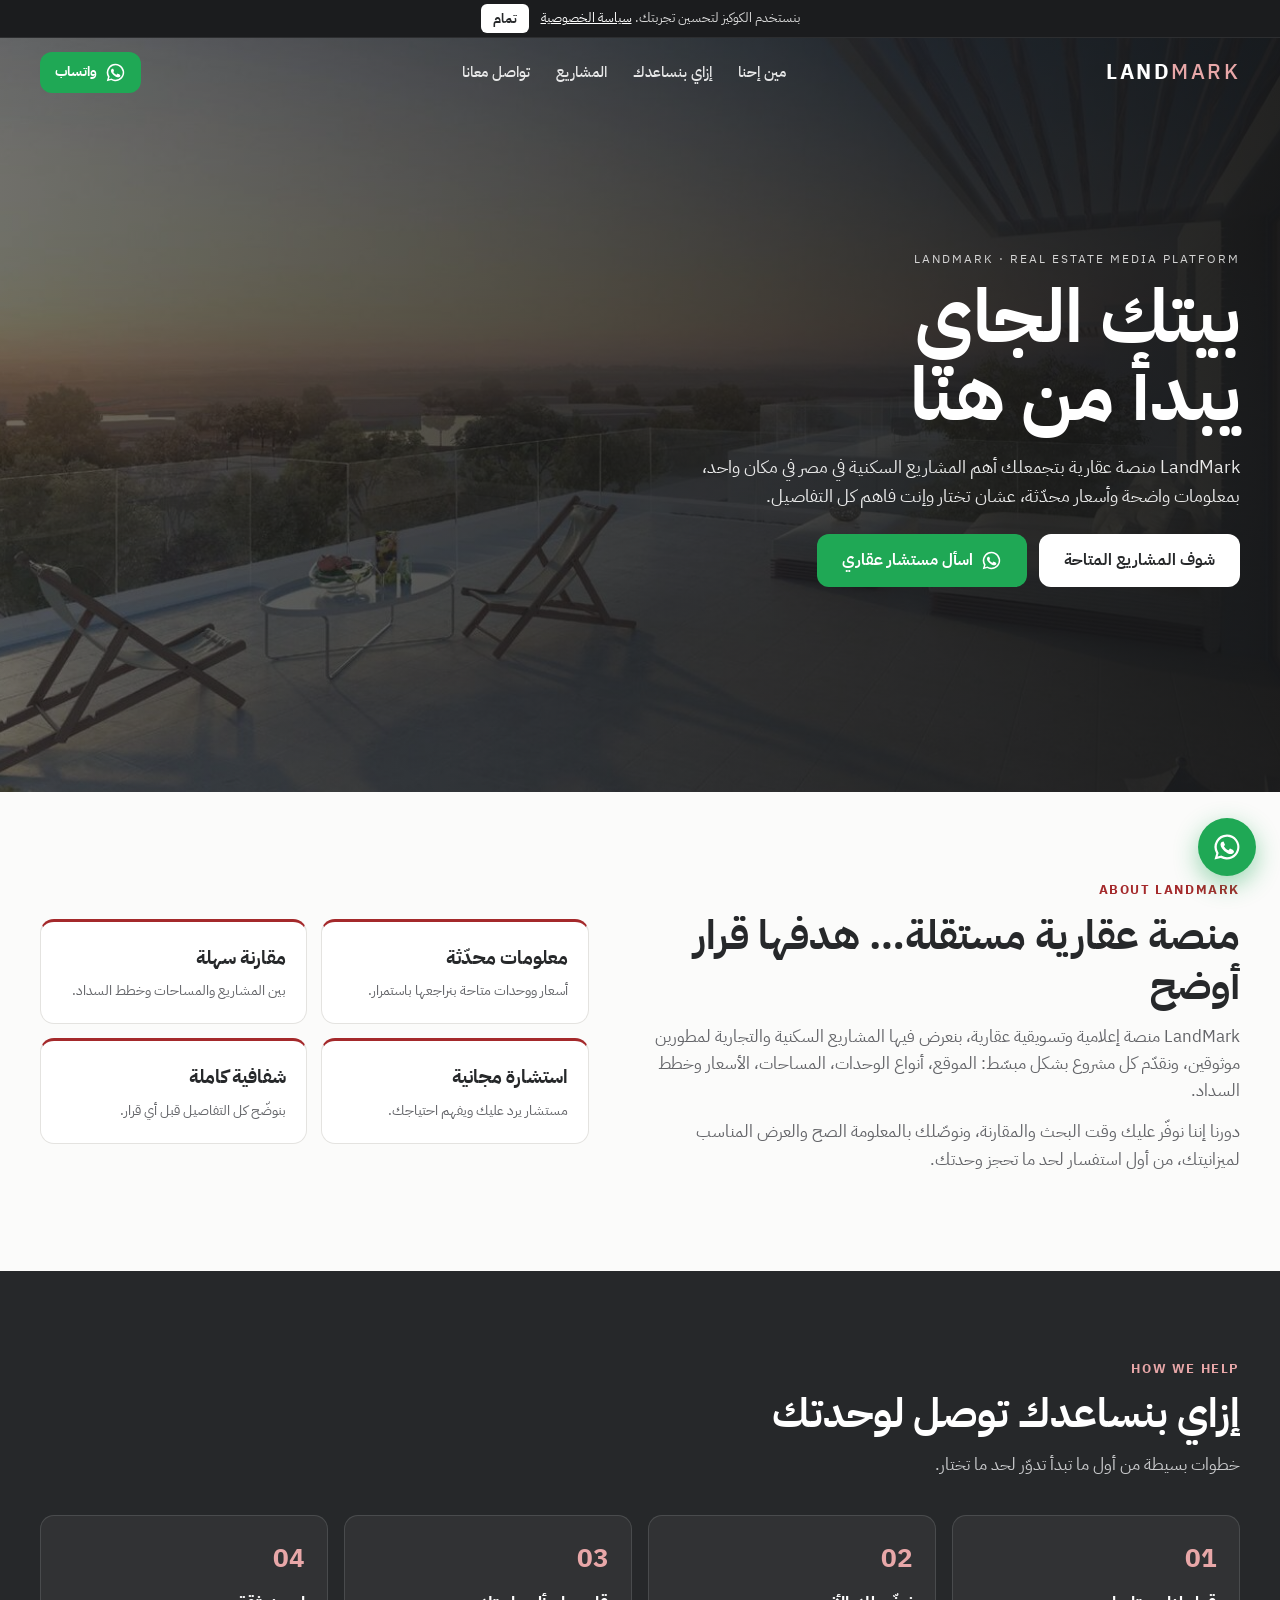
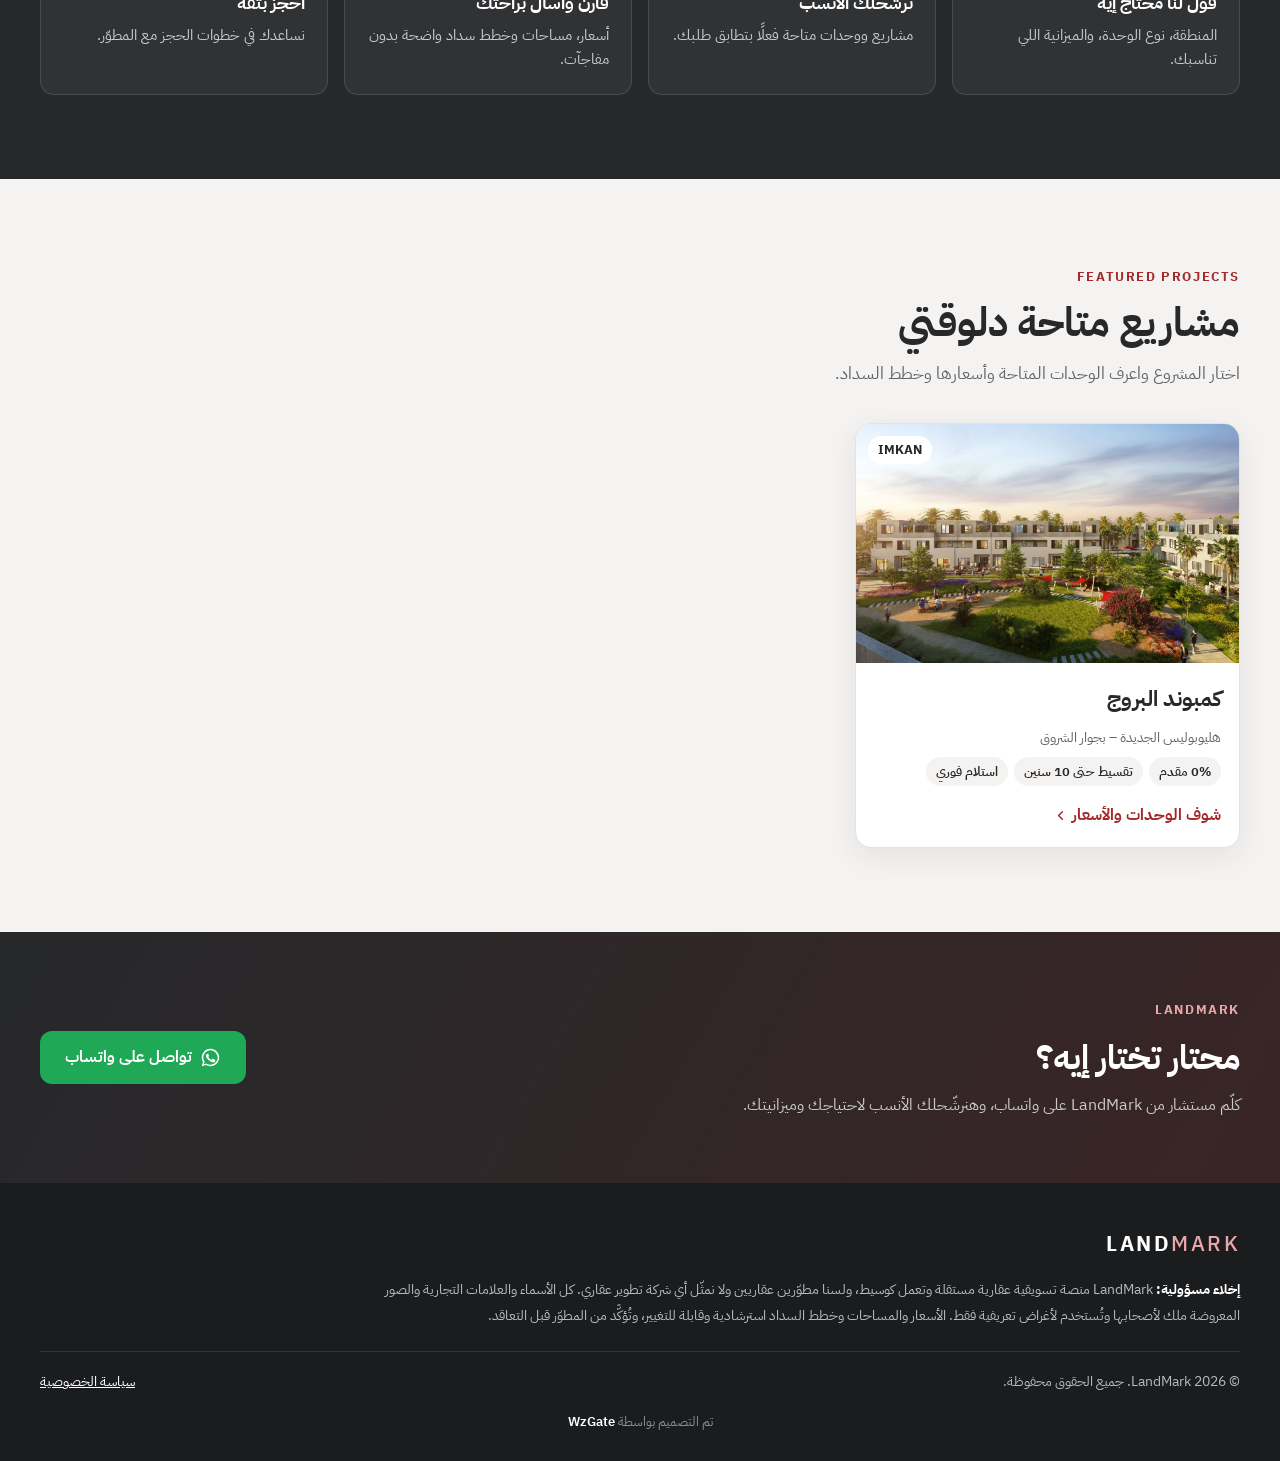
<file: index.html>
<!DOCTYPE html>
<html lang="ar" dir="rtl">
<head>
  <meta charset="UTF-8">
  <meta name="viewport" content="width=device-width, initial-scale=1">
  <title>LandMark | منصة عقارية لاختيار وحدتك في أفضل مشاريع مصر</title>
  <meta name="description" content="LandMark منصة إعلامية وتسويقية عقارية مستقلة، بتعرض لك المشاريع السكنية لكبار المطورين في مصر بمعلومات واضحة ومحدّثة، وتساعدك تختار الوحدة وخطة السداد المناسبة.">
  <meta name="theme-color" content="#26282A">
  <link rel="preconnect" href="https://fonts.googleapis.com">
  <link rel="preconnect" href="https://fonts.gstatic.com" crossorigin>
  <link href="https://fonts.googleapis.com/css2?family=IBM+Plex+Sans+Arabic:wght@400;500;600;700&display=swap" rel="stylesheet">
  <link rel="stylesheet" href="assets/css/style.css">
</head>
<body>

  <header class="site-header" id="top">
    <div class="container site-header__inner">
      <a href="index.html" class="logo" aria-label="LandMark">LAND<span>MARK</span></a>
      <nav class="site-nav" aria-label="أقسام الصفحة">
        <a href="#about">مين إحنا</a>
        <a href="#how">إزاي بنساعدك</a>
        <a href="#projects">المشاريع</a>
        <a href="#contact">تواصل معانا</a>
      </nav>
      <a class="btn btn--wa btn--sm" data-wa data-conv="whatsapp" href="#" target="_blank" rel="noopener">
        <svg viewBox="0 0 24 24" aria-hidden="true"><use href="#i-wa"/></svg><span>واتساب</span>
      </a>
    </div>
  </header>

  <main>
    <!-- ===== HERO ===== -->
    <section class="home-hero">
      <img class="hero__bg" src="assets/img/gallery/alburouj-17.jpg" alt="" aria-hidden="true">
      <div class="container hero__content">
        <span class="hero__eyebrow">LANDMARK · REAL ESTATE MEDIA PLATFORM</span>
        <h1 class="hero__title">بيتك الجاي<br>يبدأ من هنا</h1>
        <p class="hero__lead" style="margin-top:18px">LandMark منصة عقارية بتجمعلك أهم المشاريع السكنية في مصر في مكان واحد، بمعلومات واضحة وأسعار محدّثة، عشان تختار وإنت فاهم كل التفاصيل.</p>
        <div class="hero__ctas">
          <a class="btn btn--light btn--lg" href="#projects">شوف المشاريع المتاحة</a>
          <a class="btn btn--wa btn--lg" data-wa data-conv="whatsapp" href="#" target="_blank" rel="noopener">
            <svg viewBox="0 0 24 24" aria-hidden="true"><use href="#i-wa"/></svg>اسأل مستشار عقاري
          </a>
        </div>
      </div>
    </section>

    <!-- ===== ABOUT ===== -->
    <section class="section" id="about">
      <div class="container about__grid">
        <div class="about__text">
          <span class="section__eyebrow">ABOUT LANDMARK</span>
          <h2 class="section__title">منصة عقارية مستقلة… هدفها قرار أوضح</h2>
          <p>LandMark منصة إعلامية وتسويقية عقارية، بنعرض فيها المشاريع السكنية والتجارية لمطورين موثوقين، ونقدّم كل مشروع بشكل مبسّط: الموقع، أنواع الوحدات، المساحات، الأسعار وخطط السداد.</p>
          <p>دورنا إننا نوفّر عليك وقت البحث والمقارنة، ونوصّلك بالمعلومة الصح والعرض المناسب لميزانيتك، من أول استفسار لحد ما تحجز وحدتك.</p>
        </div>
        <div class="about__stats">
          <div class="about__stat"><b>معلومات محدّثة</b><span>أسعار ووحدات متاحة بنراجعها باستمرار.</span></div>
          <div class="about__stat"><b>مقارنة سهلة</b><span>بين المشاريع والمساحات وخطط السداد.</span></div>
          <div class="about__stat"><b>استشارة مجانية</b><span>مستشار يرد عليك ويفهم احتياجك.</span></div>
          <div class="about__stat"><b>شفافية كاملة</b><span>بنوضّح كل التفاصيل قبل أي قرار.</span></div>
        </div>
      </div>
    </section>

    <!-- ===== HOW ===== -->
    <section class="section section--dark" id="how">
      <div class="container">
        <span class="section__eyebrow">HOW WE HELP</span>
        <h2 class="section__title">إزاي بنساعدك توصل لوحدتك</h2>
        <p class="section__lead">خطوات بسيطة من أول ما تبدأ تدوّر لحد ما تختار.</p>
        <div class="steps">
          <article class="step"><h3>قول لنا محتاج إيه</h3><p>المنطقة، نوع الوحدة، والميزانية اللي تناسبك.</p></article>
          <article class="step"><h3>نرشّحلك الأنسب</h3><p>مشاريع ووحدات متاحة فعلًا بتطابق طلبك.</p></article>
          <article class="step"><h3>قارن واسأل براحتك</h3><p>أسعار، مساحات وخطط سداد واضحة بدون مفاجآت.</p></article>
          <article class="step"><h3>احجز بثقة</h3><p>نساعدك في خطوات الحجز مع المطوّر.</p></article>
        </div>
      </div>
    </section>

    <!-- ===== PROJECTS ===== -->
    <section class="section section--soft" id="projects">
      <div class="container">
        <span class="section__eyebrow">FEATURED PROJECTS</span>
        <h2 class="section__title">مشاريع متاحة دلوقتي</h2>
        <p class="section__lead">اختار المشروع واعرف الوحدات المتاحة وأسعارها وخطط السداد.</p>
        <div class="projects__grid">
          <a class="project-card" href="alburouj.html">
            <div class="project-card__media">
              <img src="assets/img/gallery/alburouj-05.jpg" alt="كمبوند البروج" loading="lazy">
              <span class="project-card__dev">IMKAN</span>
            </div>
            <div class="project-card__body">
              <h3>كمبوند البروج</h3>
              <span class="project-card__loc">هليوبوليس الجديدة – بجوار الشروق</span>
              <div class="project-card__tags"><span>0% مقدم</span><span>تقسيط حتى 10 سنين</span><span>استلام فوري</span></div>
              <span class="project-card__more">شوف الوحدات والأسعار
                <svg class="d-label__arrow" viewBox="0 0 24 24" aria-hidden="true"><path d="M15 6l-6 6 6 6"/></svg>
              </span>
            </div>
          </a>
        </div>
      </div>
    </section>

    <!-- ===== CTA ===== -->
    <section class="cta-band" id="contact">
      <div class="container cta-band__inner">
        <div>
          <span class="section__eyebrow">LANDMARK</span>
          <h2>محتار تختار إيه؟</h2>
          <p>كلّم مستشار من LandMark على واتساب، وهنرشّحلك الأنسب لاحتياجك وميزانيتك.</p>
        </div>
        <div class="cta-band__actions">
          <a class="btn btn--wa btn--lg" data-wa data-conv="whatsapp" href="#" target="_blank" rel="noopener">
            <svg viewBox="0 0 24 24" aria-hidden="true"><use href="#i-wa"/></svg>تواصل على واتساب
          </a>
        </div>
      </div>
    </section>
  </main>

  <footer class="site-footer">
    <div class="container">
      <a href="index.html" class="logo logo--footer" aria-label="LandMark">LAND<span>MARK</span></a>
      <p class="site-footer__disclaimer">
        <b>إخلاء مسؤولية:</b> LandMark منصة تسويقية عقارية مستقلة وتعمل كوسيط، ولسنا مطوّرين عقاريين ولا نمثّل أي شركة تطوير عقاري.
        كل الأسماء والعلامات التجارية والصور المعروضة ملك لأصحابها وتُستخدم لأغراض تعريفية فقط.
        الأسعار والمساحات وخطط السداد استرشادية وقابلة للتغيير، وتُؤكَّد من المطوّر قبل التعاقد.
      </p>
      <div class="site-footer__bottom">
        <span>© <span id="year"></span> LandMark. جميع الحقوق محفوظة.</span>
        <a href="privacy-policy.html">سياسة الخصوصية</a>
        <span class="credit">تم التصميم بواسطة <a href="https://www.wzgate.com" target="_blank" rel="noopener">WzGate</a></span>
      </div>
    </div>
  </footer>

  <div class="mbar" style="grid-template-columns:1fr">
    <a class="btn btn--wa" data-wa data-conv="whatsapp" href="#" target="_blank" rel="noopener">
      <svg viewBox="0 0 24 24" aria-hidden="true"><use href="#i-wa"/></svg>تواصل على واتساب
    </a>
  </div>
  <a class="wa-float" data-wa data-conv="whatsapp" href="#" target="_blank" rel="noopener" aria-label="تواصل واتساب">
    <svg viewBox="0 0 24 24" aria-hidden="true"><use href="#i-wa"/></svg>
  </a>

  <div class="cookie" id="cookie" hidden>
    <span>بنستخدم الكوكيز لتحسين تجربتك. <a href="privacy-policy.html">سياسة الخصوصية</a></span>
    <button type="button" class="cookie__ok" data-cookie-ok>تمام</button>
  </div>

  <svg width="0" height="0" style="position:absolute" aria-hidden="true">
    <symbol id="i-wa" viewBox="0 0 24 24"><path fill="currentColor" d="M12 2a10 10 0 0 0-8.6 15.1L2 22l5-1.3A10 10 0 1 0 12 2Zm0 18.2a8.2 8.2 0 0 1-4.2-1.2l-.3-.2-3 .8.8-2.9-.2-.3A8.2 8.2 0 1 1 12 20.2Zm4.5-6.1c-.2-.1-1.5-.7-1.7-.8s-.4-.1-.6.1-.6.8-.8 1-.3.2-.5.1a6.7 6.7 0 0 1-3.3-2.9c-.2-.4.2-.4.7-1.3a.5.5 0 0 0 0-.4l-.8-1.8c-.2-.5-.4-.4-.6-.4h-.5a1 1 0 0 0-.7.3 3 3 0 0 0-.9 2.2 5.2 5.2 0 0 0 1.1 2.7 11.8 11.8 0 0 0 4.5 4c1.7.7 2.3.8 3.2.6a2.7 2.7 0 0 0 1.8-1.2 2.2 2.2 0 0 0 .1-1.2c0-.1-.2-.2-.5-.3Z"/></symbol>
  </svg>

  <script src="assets/js/data.js"></script>
  <script src="assets/js/main.js"></script>
</body>
</html>
</file>
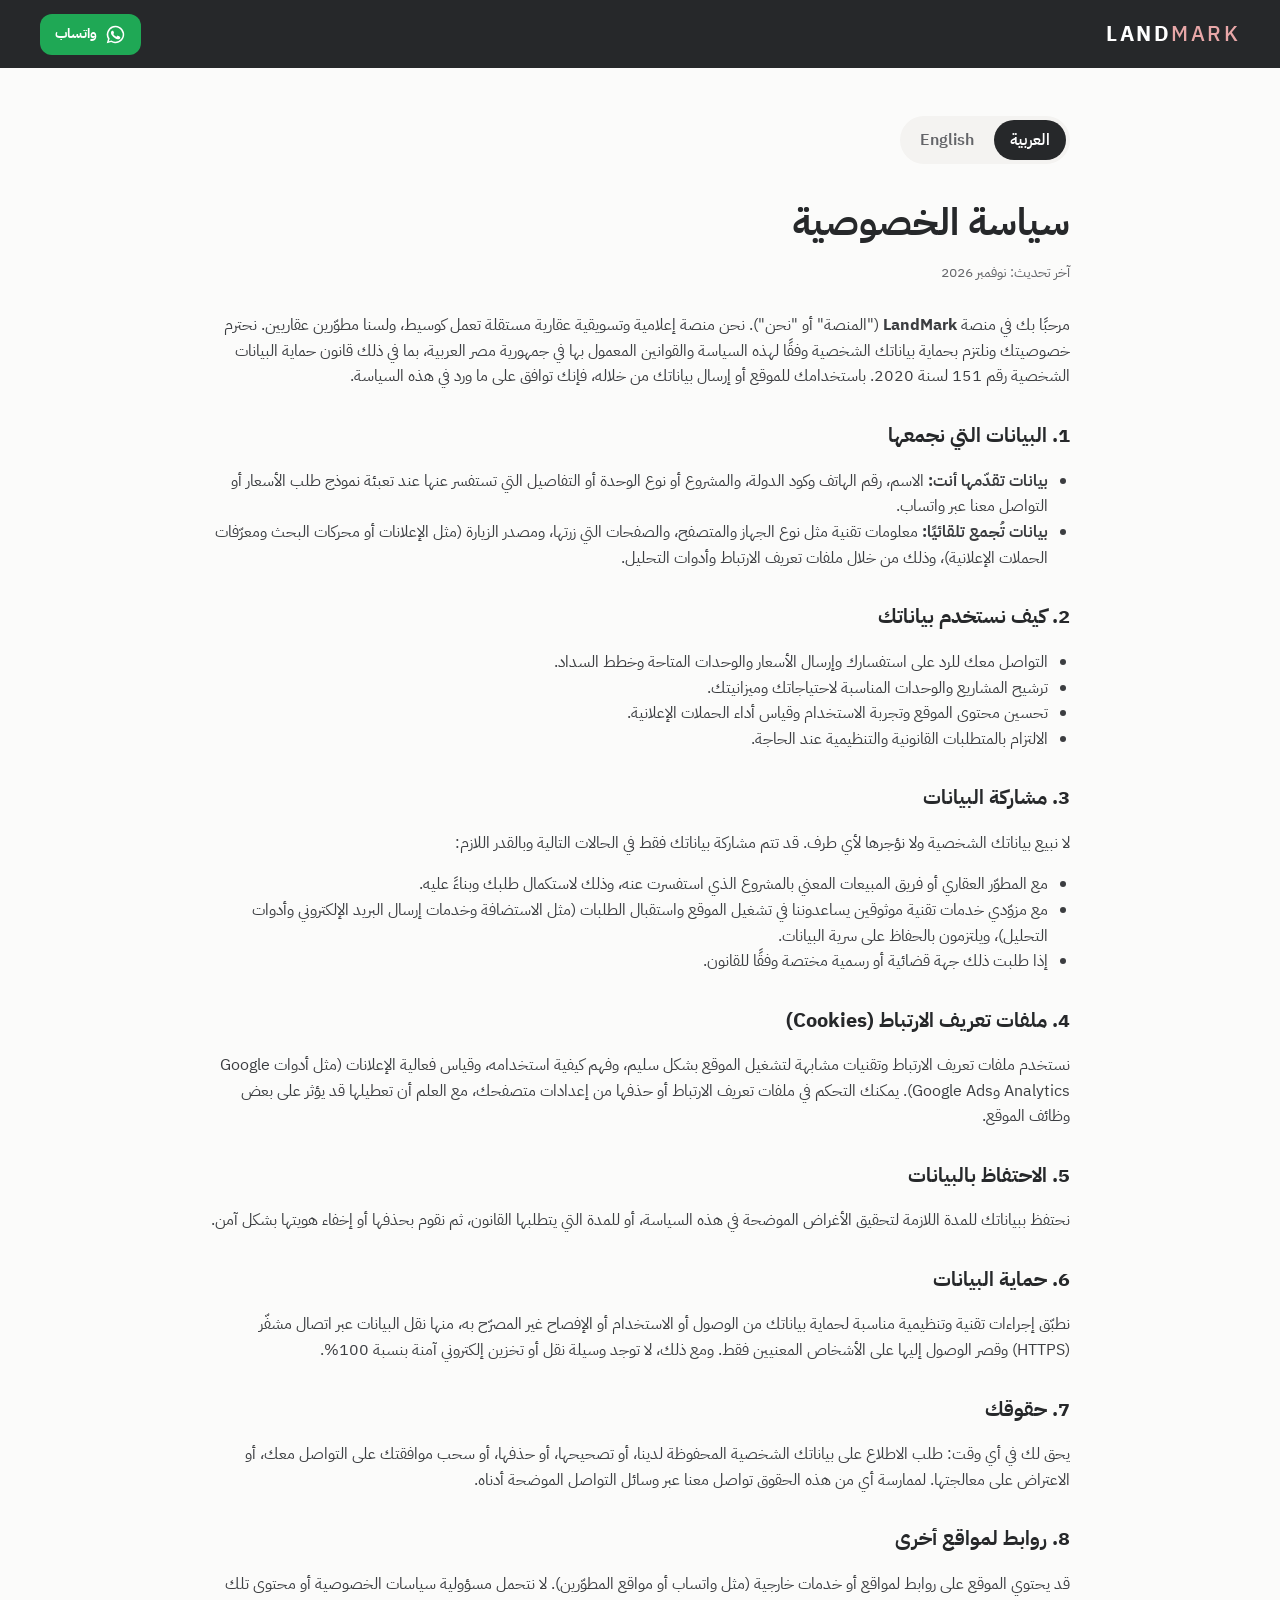
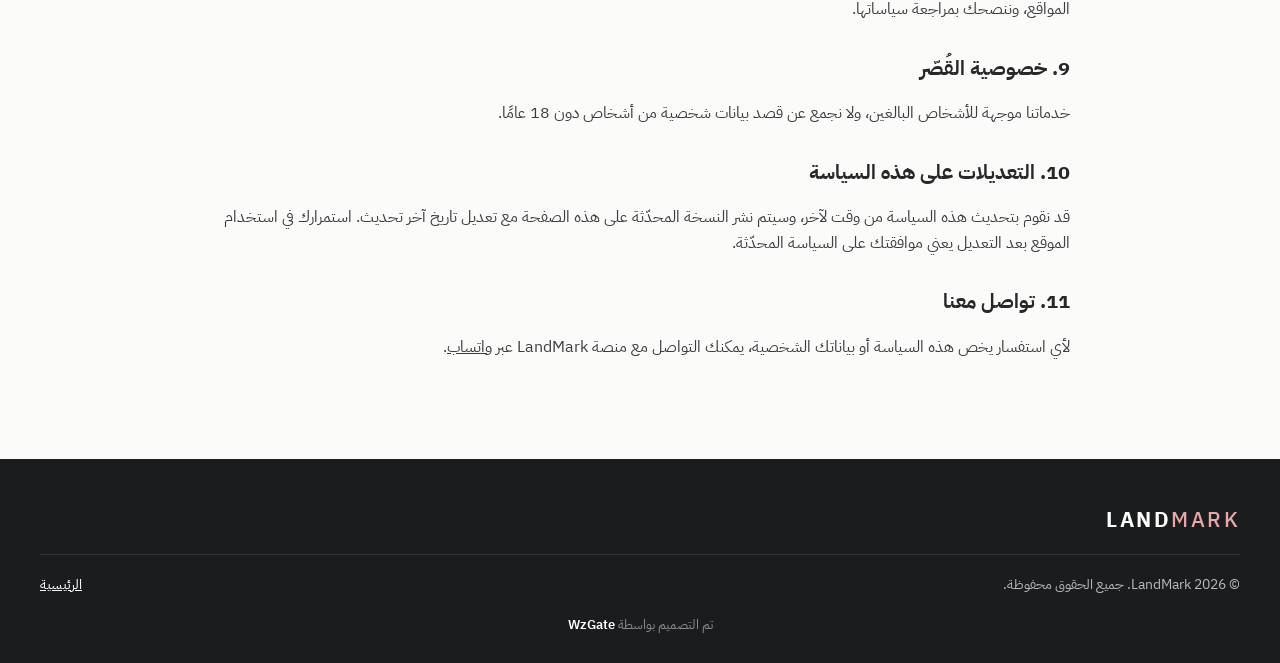
<file: privacy-policy.html>
<!DOCTYPE html>
<html lang="ar" dir="rtl">
<head>
  <meta charset="UTF-8">
  <meta name="viewport" content="width=device-width, initial-scale=1">
  <title>سياسة الخصوصية | LandMark</title>
  <meta name="description" content="سياسة الخصوصية لمنصة LandMark: البيانات التي نجمعها وكيف نستخدمها ونحميها وحقوقك.">
  <meta name="theme-color" content="#26282A">
  <link rel="preconnect" href="https://fonts.googleapis.com">
  <link rel="preconnect" href="https://fonts.gstatic.com" crossorigin>
  <link href="https://fonts.googleapis.com/css2?family=IBM+Plex+Sans+Arabic:wght@400;500;600;700&display=swap" rel="stylesheet">
  <link rel="stylesheet" href="assets/css/style.css">
</head>
<body>

  <header class="site-header is-solid">
    <div class="container site-header__inner">
      <a href="index.html" class="logo" aria-label="LandMark">LAND<span>MARK</span></a>
      <a class="btn btn--wa btn--sm" data-wa data-conv="whatsapp" href="#" target="_blank" rel="noopener">
        <svg viewBox="0 0 24 24" aria-hidden="true"><use href="#i-wa"/></svg><span>واتساب</span>
      </a>
    </div>
  </header>

  <main class="page-top section" style="padding-top:calc(var(--header-h) + 48px)">
    <div class="container legal">

      <div class="lang-switch" role="group" aria-label="Language">
        <button type="button" data-lang="ar" aria-pressed="true">العربية</button>
        <button type="button" data-lang="en" aria-pressed="false">English</button>
      </div>

      <!-- ================= ARABIC ================= -->
      <article lang="ar" id="pp-ar">
        <h1>سياسة الخصوصية</h1>
        <p class="updated">آخر تحديث: نوفمبر 2026</p>

        <p>مرحبًا بك في منصة <b>LandMark</b> ("المنصة" أو "نحن"). نحن منصة إعلامية وتسويقية عقارية مستقلة تعمل كوسيط، ولسنا مطوّرين عقاريين. نحترم خصوصيتك ونلتزم بحماية بياناتك الشخصية وفقًا لهذه السياسة والقوانين المعمول بها في جمهورية مصر العربية، بما في ذلك قانون حماية البيانات الشخصية رقم 151 لسنة 2020. باستخدامك للموقع أو إرسال بياناتك من خلاله، فإنك توافق على ما ورد في هذه السياسة.</p>

        <h2>1. البيانات التي نجمعها</h2>
        <ul>
          <li><b>بيانات تقدّمها أنت:</b> الاسم، رقم الهاتف وكود الدولة، والمشروع أو نوع الوحدة أو التفاصيل التي تستفسر عنها عند تعبئة نموذج طلب الأسعار أو التواصل معنا عبر واتساب.</li>
          <li><b>بيانات تُجمع تلقائيًا:</b> معلومات تقنية مثل نوع الجهاز والمتصفح، والصفحات التي زرتها، ومصدر الزيارة (مثل الإعلانات أو محركات البحث ومعرّفات الحملات الإعلانية)، وذلك من خلال ملفات تعريف الارتباط وأدوات التحليل.</li>
        </ul>

        <h2>2. كيف نستخدم بياناتك</h2>
        <ul>
          <li>التواصل معك للرد على استفسارك وإرسال الأسعار والوحدات المتاحة وخطط السداد.</li>
          <li>ترشيح المشاريع والوحدات المناسبة لاحتياجاتك وميزانيتك.</li>
          <li>تحسين محتوى الموقع وتجربة الاستخدام وقياس أداء الحملات الإعلانية.</li>
          <li>الالتزام بالمتطلبات القانونية والتنظيمية عند الحاجة.</li>
        </ul>

        <h2>3. مشاركة البيانات</h2>
        <p>لا نبيع بياناتك الشخصية ولا نؤجرها لأي طرف. قد تتم مشاركة بياناتك فقط في الحالات التالية وبالقدر اللازم:</p>
        <ul>
          <li>مع المطوّر العقاري أو فريق المبيعات المعني بالمشروع الذي استفسرت عنه، وذلك لاستكمال طلبك وبناءً عليه.</li>
          <li>مع مزوّدي خدمات تقنية موثوقين يساعدوننا في تشغيل الموقع واستقبال الطلبات (مثل الاستضافة وخدمات إرسال البريد الإلكتروني وأدوات التحليل)، ويلتزمون بالحفاظ على سرية البيانات.</li>
          <li>إذا طلبت ذلك جهة قضائية أو رسمية مختصة وفقًا للقانون.</li>
        </ul>

        <h2>4. ملفات تعريف الارتباط (Cookies)</h2>
        <p>نستخدم ملفات تعريف الارتباط وتقنيات مشابهة لتشغيل الموقع بشكل سليم، وفهم كيفية استخدامه، وقياس فعالية الإعلانات (مثل أدوات Google Analytics وGoogle Ads). يمكنك التحكم في ملفات تعريف الارتباط أو حذفها من إعدادات متصفحك، مع العلم أن تعطيلها قد يؤثر على بعض وظائف الموقع.</p>

        <h2>5. الاحتفاظ بالبيانات</h2>
        <p>نحتفظ ببياناتك للمدة اللازمة لتحقيق الأغراض الموضحة في هذه السياسة، أو للمدة التي يتطلبها القانون، ثم نقوم بحذفها أو إخفاء هويتها بشكل آمن.</p>

        <h2>6. حماية البيانات</h2>
        <p>نطبّق إجراءات تقنية وتنظيمية مناسبة لحماية بياناتك من الوصول أو الاستخدام أو الإفصاح غير المصرّح به، منها نقل البيانات عبر اتصال مشفّر (HTTPS) وقصر الوصول إليها على الأشخاص المعنيين فقط. ومع ذلك، لا توجد وسيلة نقل أو تخزين إلكتروني آمنة بنسبة 100%.</p>

        <h2>7. حقوقك</h2>
        <p>يحق لك في أي وقت: طلب الاطلاع على بياناتك الشخصية المحفوظة لدينا، أو تصحيحها، أو حذفها، أو سحب موافقتك على التواصل معك، أو الاعتراض على معالجتها. لممارسة أي من هذه الحقوق تواصل معنا عبر وسائل التواصل الموضحة أدناه.</p>

        <h2>8. روابط لمواقع أخرى</h2>
        <p>قد يحتوي الموقع على روابط لمواقع أو خدمات خارجية (مثل واتساب أو مواقع المطوّرين). لا نتحمل مسؤولية سياسات الخصوصية أو محتوى تلك المواقع، وننصحك بمراجعة سياساتها.</p>

        <h2>9. خصوصية القُصّر</h2>
        <p>خدماتنا موجهة للأشخاص البالغين، ولا نجمع عن قصد بيانات شخصية من أشخاص دون 18 عامًا.</p>

        <h2>10. التعديلات على هذه السياسة</h2>
        <p>قد نقوم بتحديث هذه السياسة من وقت لآخر، وسيتم نشر النسخة المحدّثة على هذه الصفحة مع تعديل تاريخ آخر تحديث. استمرارك في استخدام الموقع بعد التعديل يعني موافقتك على السياسة المحدّثة.</p>

        <h2>11. تواصل معنا</h2>
        <p>لأي استفسار يخص هذه السياسة أو بياناتك الشخصية، يمكنك التواصل مع منصة LandMark عبر <a href="#" data-wa target="_blank" rel="noopener">واتساب</a>.</p>
      </article>

      <!-- ================= ENGLISH ================= -->
      <article lang="en" id="pp-en" hidden>
        <h1>Privacy Policy</h1>
        <p class="updated">Last updated: November 2026</p>

        <p>Welcome to <b>LandMark</b> ("the Platform", "we", "us"). We are an independent real estate media and marketing platform acting as an intermediary; we are not a real estate developer. We respect your privacy and are committed to protecting your personal data in accordance with this policy and the applicable laws of the Arab Republic of Egypt, including the Personal Data Protection Law No. 151 of 2020. By using this website or submitting your information through it, you agree to this policy.</p>

        <h2>1. Information We Collect</h2>
        <ul>
          <li><b>Information you provide:</b> your name, phone number and country code, and the project, unit type or details you ask about when you fill in the price request form or contact us via WhatsApp.</li>
          <li><b>Information collected automatically:</b> technical information such as device and browser type, pages visited, and traffic source (e.g. ads, search engines and campaign identifiers), collected through cookies and analytics tools.</li>
        </ul>

        <h2>2. How We Use Your Information</h2>
        <ul>
          <li>To contact you, answer your inquiry and send prices, available units and payment plans.</li>
          <li>To recommend projects and units that match your needs and budget.</li>
          <li>To improve our website content and user experience and to measure advertising performance.</li>
          <li>To comply with legal and regulatory requirements where needed.</li>
        </ul>

        <h2>3. Sharing Your Information</h2>
        <p>We do not sell or rent your personal data. Your data may only be shared, to the extent necessary:</p>
        <ul>
          <li>With the developer or the sales team responsible for the project you asked about, in order to fulfil your request.</li>
          <li>With trusted technology service providers that help us run the website and receive requests (such as hosting, email delivery and analytics), who are bound to keep your data confidential.</li>
          <li>When required by a competent judicial or official authority in accordance with the law.</li>
        </ul>

        <h2>4. Cookies</h2>
        <p>We use cookies and similar technologies to operate the website properly, understand how it is used and measure advertising effectiveness (e.g. Google Analytics and Google Ads). You can control or delete cookies from your browser settings; disabling them may affect some website features.</p>

        <h2>5. Data Retention</h2>
        <p>We keep your data only for as long as needed for the purposes described in this policy or as required by law, after which it is securely deleted or anonymised.</p>

        <h2>6. Data Security</h2>
        <p>We apply appropriate technical and organisational measures to protect your data against unauthorised access, use or disclosure, including encrypted transmission (HTTPS) and restricting access to authorised personnel only. However, no method of electronic transmission or storage is 100% secure.</p>

        <h2>7. Your Rights</h2>
        <p>You may at any time request access to the personal data we hold about you, ask us to correct or delete it, withdraw your consent to be contacted, or object to its processing. To exercise any of these rights, please contact us using the details below.</p>

        <h2>8. Third-Party Links</h2>
        <p>The website may contain links to external websites or services (such as WhatsApp or developers' websites). We are not responsible for their privacy practices or content and encourage you to review their policies.</p>

        <h2>9. Children's Privacy</h2>
        <p>Our services are intended for adults. We do not knowingly collect personal data from anyone under 18 years of age.</p>

        <h2>10. Changes to This Policy</h2>
        <p>We may update this policy from time to time. The updated version will be posted on this page with a revised "last updated" date. Continued use of the website after changes means you accept the updated policy.</p>

        <h2>11. Contact Us</h2>
        <p>For any questions about this policy or your personal data, you can contact LandMark via <a href="#" data-wa target="_blank" rel="noopener">WhatsApp</a>.</p>
      </article>
    </div>
  </main>

  <footer class="site-footer">
    <div class="container">
      <a href="index.html" class="logo logo--footer" aria-label="LandMark">LAND<span>MARK</span></a>
      <div class="site-footer__bottom">
        <span>© <span id="year"></span> LandMark. جميع الحقوق محفوظة.</span>
        <a href="index.html">الرئيسية</a>
        <span class="credit">تم التصميم بواسطة <a href="https://www.wzgate.com" target="_blank" rel="noopener">WzGate</a></span>
      </div>
    </div>
  </footer>

  <svg width="0" height="0" style="position:absolute" aria-hidden="true">
    <symbol id="i-wa" viewBox="0 0 24 24"><path fill="currentColor" d="M12 2a10 10 0 0 0-8.6 15.1L2 22l5-1.3A10 10 0 1 0 12 2Zm0 18.2a8.2 8.2 0 0 1-4.2-1.2l-.3-.2-3 .8.8-2.9-.2-.3A8.2 8.2 0 1 1 12 20.2Zm4.5-6.1c-.2-.1-1.5-.7-1.7-.8s-.4-.1-.6.1-.6.8-.8 1-.3.2-.5.1a6.7 6.7 0 0 1-3.3-2.9c-.2-.4.2-.4.7-1.3a.5.5 0 0 0 0-.4l-.8-1.8c-.2-.5-.4-.4-.6-.4h-.5a1 1 0 0 0-.7.3 3 3 0 0 0-.9 2.2 5.2 5.2 0 0 0 1.1 2.7 11.8 11.8 0 0 0 4.5 4c1.7.7 2.3.8 3.2.6a2.7 2.7 0 0 0 1.8-1.2 2.2 2.2 0 0 0 .1-1.2c0-.1-.2-.2-.5-.3Z"/></symbol>
  </svg>

  <script src="assets/js/data.js"></script>
  <script src="assets/js/main.js"></script>
  <script>
    (function () {
      var btns = document.querySelectorAll("[data-lang]");
      function set(l) {
        document.getElementById("pp-ar").hidden = l !== "ar";
        document.getElementById("pp-en").hidden = l !== "en";
        btns.forEach(function (b) { b.setAttribute("aria-pressed", b.dataset.lang === l); });
      }
      btns.forEach(function (b) { b.addEventListener("click", function () { set(b.dataset.lang); }); });
      if (location.hash === "#en") set("en");
    })();
  </script>
</body>
</html>
</file>
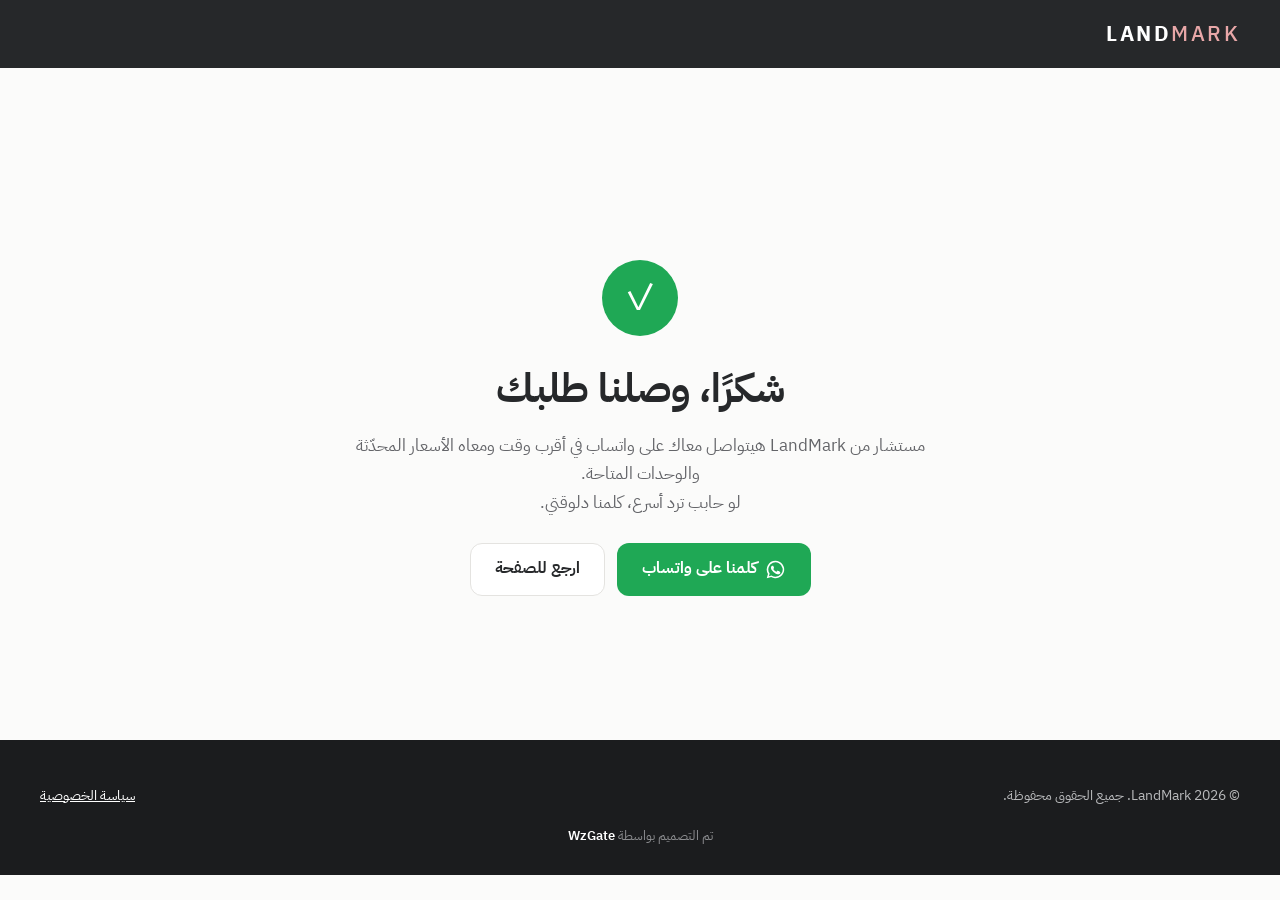
<file: thank-you.html>
<!DOCTYPE html>
<html lang="ar" dir="rtl">
<head>
  <meta charset="UTF-8">
  <meta name="viewport" content="width=device-width, initial-scale=1">
  <title>شكرًا، وصلنا طلبك | LandMark</title>
  <meta name="robots" content="noindex, nofollow">
  <meta name="theme-color" content="#26282A">
  <link rel="preconnect" href="https://fonts.googleapis.com">
  <link rel="preconnect" href="https://fonts.gstatic.com" crossorigin>
  <link href="https://fonts.googleapis.com/css2?family=IBM+Plex+Sans+Arabic:wght@400;500;600;700&display=swap" rel="stylesheet">
  <link rel="stylesheet" href="assets/css/style.css">
</head>
<body>

  <header class="site-header is-solid">
    <div class="container site-header__inner">
      <a href="index.html" class="logo" aria-label="LandMark">LAND<span>MARK</span></a>
    </div>
  </header>

  <main class="page-top thanks">
    <div class="container thanks__box">
      <div class="thanks__icon" aria-hidden="true">✓</div>
      <h1>شكرًا، وصلنا طلبك</h1>
      <p>مستشار من LandMark هيتواصل معاك على واتساب في أقرب وقت ومعاه الأسعار المحدّثة والوحدات المتاحة.<br>لو حابب ترد أسرع، كلمنا دلوقتي.</p>
      <div class="thanks__actions">
        <a class="btn btn--wa btn--lg" data-wa data-conv="whatsapp" href="#" target="_blank" rel="noopener">
          <svg viewBox="0 0 24 24" aria-hidden="true"><use href="#i-wa"/></svg>كلمنا على واتساب
        </a>
        <a class="btn btn--outline btn--lg" id="back-link" href="index.html">ارجع للصفحة</a>
      </div>
    </div>
  </main>

  <footer class="site-footer">
    <div class="container">
      <div class="site-footer__bottom" style="border-top:0;padding-top:0">
        <span>© <span id="year"></span> LandMark. جميع الحقوق محفوظة.</span>
        <a href="privacy-policy.html">سياسة الخصوصية</a>
        <span class="credit">تم التصميم بواسطة <a href="https://www.wzgate.com" target="_blank" rel="noopener">WzGate</a></span>
      </div>
    </div>
  </footer>

  <svg width="0" height="0" style="position:absolute" aria-hidden="true">
    <symbol id="i-wa" viewBox="0 0 24 24"><path fill="currentColor" d="M12 2a10 10 0 0 0-8.6 15.1L2 22l5-1.3A10 10 0 1 0 12 2Zm0 18.2a8.2 8.2 0 0 1-4.2-1.2l-.3-.2-3 .8.8-2.9-.2-.3A8.2 8.2 0 1 1 12 20.2Zm4.5-6.1c-.2-.1-1.5-.7-1.7-.8s-.4-.1-.6.1-.6.8-.8 1-.3.2-.5.1a6.7 6.7 0 0 1-3.3-2.9c-.2-.4.2-.4.7-1.3a.5.5 0 0 0 0-.4l-.8-1.8c-.2-.5-.4-.4-.6-.4h-.5a1 1 0 0 0-.7.3 3 3 0 0 0-.9 2.2 5.2 5.2 0 0 0 1.1 2.7 11.8 11.8 0 0 0 4.5 4c1.7.7 2.3.8 3.2.6a2.7 2.7 0 0 0 1.8-1.2 2.2 2.2 0 0 0 .1-1.2c0-.1-.2-.2-.5-.3Z"/></symbol>
  </svg>

  <script src="assets/js/data.js"></script>
  <script src="assets/js/main.js"></script>
  <script>
    try {
      var last = sessionStorage.getItem("lm_last_page");
      if (last) document.getElementById("back-link").href = last;
    } catch (e) {}
  </script>
</body>
</html>
</file>
<file: assets/css/style.css>
/* =========================================================
   Al Burouj — styles  (identity: IMKAN — charcoal / red / grey)
   ========================================================= */
:root {
  --cookie-h: 38px;
  --ink: #26282a;
  --ink-2: #1b1c1e;
  --muted: #646569;
  --line: #e4e3e0;
  --soft: #f4f3f1;
  --bg: #fbfbfa;
  --card: #ffffff;
  --accent: #a4292b;
  --accent-dark: #86201f;
  --wa: #1fa855;
  --wa-dark: #188e47;
  --radius: 16px;
  --shadow: 0 8px 28px rgba(38, 40, 42, 0.08);
  --font: "IBM Plex Sans Arabic", "Tajawal", system-ui, sans-serif;
  --header-h: 68px;
}

*, *::before, *::after { box-sizing: border-box; }
html { scroll-behavior: smooth; scroll-padding-top: var(--header-h); }
body { margin: 0; font-family: var(--font); color: var(--ink); background: var(--bg); line-height: 1.65; -webkit-font-smoothing: antialiased; }
body.no-scroll { overflow: hidden; }
img { max-width: 100%; display: block; }
a { color: inherit; }
button { font: inherit; }
[hidden] { display: none !important; }
.container { width: min(1200px, 100% - 32px); margin-inline: auto; }

/* ---------- typography / sections ---------- */
.section { padding: 84px 0; }
.section--soft { background: var(--soft); }
.section--dark { background: var(--ink); color: #fff; }
.section__eyebrow { display: inline-block; color: var(--accent); font-weight: 700; font-size: 12.5px; letter-spacing: 1.6px; margin-bottom: 10px; direction: ltr; }
.section--dark .section__eyebrow { color: #e8a7a8; }
.section__title { font-size: clamp(27px, 4vw, 40px); line-height: 1.25; margin: 0 0 12px; }
.section__lead { color: var(--muted); margin: 0 0 36px; max-width: 660px; font-size: 16.5px; }
.section--dark .section__lead { color: #c9cacc; }

/* ---------- buttons ---------- */
.btn {
  display: inline-flex; align-items: center; justify-content: center; gap: 8px;
  font-weight: 700; font-size: 15px; line-height: 1.2;
  padding: 13px 20px; border-radius: 12px; border: 1px solid transparent; cursor: pointer;
  text-decoration: none; transition: transform .15s ease, background .15s ease, border-color .15s ease;
}
.btn:hover { transform: translateY(-1px); }
.btn svg { width: 21px; height: 21px; flex: 0 0 auto; }
.btn--sm { padding: 9px 14px; font-size: 14px; }
.btn--lg { padding: 15px 24px; font-size: 16px; }
.btn--block { width: 100%; }
.btn--wa { background: var(--wa); color: #fff; }
.btn--wa:hover { background: var(--wa-dark); }
.btn--dark { background: var(--ink); color: #fff; }
.btn--dark:hover { background: var(--ink-2); }
.btn--ghost { background: rgba(255,255,255,.08); color: #fff; border-color: rgba(255,255,255,.55); backdrop-filter: blur(4px); }
.btn--ghost:hover { background: rgba(255,255,255,.18); }
.btn--light { background: #fff; color: var(--ink); }

/* ---------- header ---------- */
.site-header { position: fixed; inset: 0 0 auto 0; z-index: 50; height: var(--header-h); transition: background .2s ease, box-shadow .2s ease, transform .3s ease; will-change: transform; }
.site-header.is-hidden { transform: translateY(-100%); box-shadow: none; }
body.has-cookie .site-header { top: var(--cookie-h); }
body.has-cookie .site-header.is-hidden { transform: translateY(calc(-100% - var(--cookie-h))); }
.site-header.is-scrolled { background: rgba(38, 40, 42, .96); box-shadow: 0 2px 16px rgba(0,0,0,.18); }
.site-header__inner { height: 100%; display: flex; align-items: center; justify-content: space-between; gap: 20px; }
.logo { color: #fff; text-decoration: none; font-weight: 700; font-size: 21px; letter-spacing: 2.5px; direction: ltr; }
.logo span { color: #e8a7a8; font-weight: 500; }
.site-nav { display: flex; gap: 26px; }
.site-nav a { color: rgba(255,255,255,.88); text-decoration: none; font-size: 15px; font-weight: 500; }
.site-nav a:hover { color: #fff; }

/* ---------- hero ---------- */
.hero { position: relative; min-height: 100svh; display: flex; align-items: flex-end; color: #fff; overflow: hidden; }
.hero__bg { position: absolute; inset: 0; width: 100%; height: 100%; object-fit: cover; }
.hero::after { content: ""; position: absolute; inset: 0; background: linear-gradient(to top, rgba(20,21,22,.88) 0%, rgba(20,21,22,.55) 45%, rgba(20,21,22,.15) 100%); }
.hero__content { position: relative; z-index: 1; padding: 140px 0 72px; max-width: 720px; margin-inline-start: max(16px, calc((100% - 1200px) / 2)); margin-inline-end: auto; width: auto; }
.hero__eyebrow { display: inline-block; font-size: 12px; letter-spacing: 2px; color: rgba(255,255,255,.8); margin-bottom: 10px; direction: ltr; }
.hero__title { font-size: clamp(42px, 7vw, 74px); line-height: 1.05; margin: 0; }
.hero__latin { display: block; font-size: 20px; letter-spacing: 8px; color: rgba(255,255,255,.75); margin: 6px 0 18px; direction: ltr; text-align: end; width: fit-content; }
.hero__lead { font-size: 17.5px; color: rgba(255,255,255,.9); margin: 0 0 24px; max-width: 600px; }
.hero__stats { display: flex; gap: 10px; flex-wrap: wrap; margin-bottom: 16px; }
.hero__stat { background: rgba(255,255,255,.12); border: 1px solid rgba(255,255,255,.25); backdrop-filter: blur(6px); border-radius: 12px; padding: 8px 16px; min-width: 104px; }
.hero__stat small { display: block; font-size: 12.5px; color: rgba(255,255,255,.75); }
.hero__stat b { font-size: 23px; line-height: 1.2; }
.hero__stat--accent { background: var(--accent); border-color: var(--accent); }
.hero__stat--accent small { color: rgba(255,255,255,.85); }
.hero__prices { margin: 0 0 24px; color: rgba(255,255,255,.85); font-size: 15px; }
.hero__prices b { color: #fff; font-size: 17px; }
.hero__prices i { font-style: normal; }
.hero__ctas { display: flex; gap: 12px; flex-wrap: wrap; }

/* ---------- highlights ---------- */
.highlights { background: var(--ink); color: #fff; border-top: 1px solid rgba(255,255,255,.08); }
.highlights__grid { display: grid; grid-template-columns: repeat(5, 1fr); }
.hl { padding: 22px 16px; text-align: center; border-inline-start: 1px solid rgba(255,255,255,.1); }
.hl:first-child { border-inline-start: 0; }
.hl b { display: block; font-size: 20px; }
.hl span { font-size: 13.5px; color: #b9babc; }

/* ---------- unit cards ---------- */
.units__grid { display: grid; gap: 22px; grid-template-columns: repeat(auto-fill, minmax(300px, 1fr)); }
.unit-card { display: flex; flex-direction: column; background: var(--card); border-radius: var(--radius); overflow: hidden; box-shadow: var(--shadow); border: 1px solid var(--line); }
.unit-card__media { position: relative; aspect-ratio: 4 / 3; background: #ddd; }
.unit-card__media img { width: 100%; height: 100%; object-fit: cover; }
.unit-card__years { position: absolute; bottom: 12px; inset-inline-start: 12px; background: var(--accent); color: #fff; font-weight: 700; font-size: 14px; padding: 6px 12px; border-radius: 10px; }
.unit-card__years b { font-size: 18px; }
.unit-card__zero { position: absolute; top: 12px; inset-inline-start: 12px; background: #fff; color: var(--ink); font-weight: 700; font-size: 13px; padding: 5px 11px; border-radius: 999px; }
.unit-card__body { display: flex; flex-direction: column; gap: 14px; padding: 18px; flex: 1; }
.unit-card__body > .btn { margin-top: auto; }
.unit-card__top { display: flex; justify-content: space-between; align-items: baseline; gap: 10px; flex-wrap: wrap; }
.unit-card__title { margin: 0; font-size: 22px; line-height: 1.3; }
.unit-card__area { color: var(--muted); font-size: 14px; white-space: nowrap; }
.unit-card__price { display: flex; align-items: baseline; gap: 6px; flex-wrap: wrap; }
.unit-card__price-lbl, .unit-card__price-cur { color: var(--muted); font-size: 14px; }
.unit-card__price strong { color: var(--ink); font-size: 27px; line-height: 1.1; letter-spacing: .3px; }

/* labels */
.unit-card__labels { display: flex; flex-wrap: wrap; gap: 8px; }
.d-label { display: inline-flex; align-items: center; gap: 4px; font-size: 13.5px; font-weight: 600; cursor: pointer; padding: 7px 12px; border-radius: 999px; background: var(--soft); color: var(--ink); border: 1px solid transparent; transition: all .15s ease; }
.d-label::before { content: ""; display: inline-block; flex: 0 0 auto; width: 7px; height: 7px; border-radius: 50%; background: var(--muted); margin-inline-end: 4px; }
.d-label--ready::before { background: var(--wa); }
.d-label--y4::before { background: var(--accent); }
.d-label--room { background: #fff; border-color: var(--line); }
.d-label--room::before { display: none; }
.d-label:hover { border-color: var(--ink); background: #fff; }
.d-label__arrow { width: 15px; height: 15px; fill: none; stroke: currentColor; stroke-width: 2.4; stroke-linecap: round; stroke-linejoin: round; transition: transform .15s ease; }
.d-label:hover .d-label__arrow { transform: translateX(-3px); }
.d-label--dark { background: rgba(255,255,255,.08); color: #fff; border-color: rgba(255,255,255,.18); }
.d-label--dark::before { background: #e8a7a8; }
.d-label--dark:hover { background: rgba(255,255,255,.16); border-color: #fff; }

/* ---------- payment ---------- */
.payment__grid { display: grid; gap: 20px; grid-template-columns: repeat(3, 1fr); }
.plan { display: flex; flex-direction: column; gap: 14px; background: rgba(255,255,255,.05); border: 1px solid rgba(255,255,255,.12); border-radius: var(--radius); padding: 24px; }
.plan__tag { align-self: flex-start; background: var(--accent); color: #fff; font-weight: 700; font-size: 14px; padding: 5px 12px; border-radius: 999px; }
.plan__main { display: flex; gap: 28px; }
.plan__main small { display: block; color: #b9babc; font-size: 13.5px; }
.plan__main b { font-size: 34px; line-height: 1.15; }
.plan__units { margin: 0; color: #c9cacc; font-size: 14.5px; }
.plan__note { margin: 0; font-size: 14px; color: #e3e3e3; font-weight: 600; }
.plan__cta { margin-top: auto; align-self: flex-start; display: inline-flex; align-items: center; gap: 6px; background: none; border: 0; padding: 6px 0; color: #fff; font-weight: 700; font-size: 15px; cursor: pointer; border-bottom: 1px solid rgba(255,255,255,.4); }
.plan__cta .d-label__arrow { width: 17px; height: 17px; }
.plan__cta:hover .d-label__arrow { transform: translateX(-3px); }

.fab-banner { margin-top: 24px; display: flex; align-items: center; gap: 20px; background: #fff; color: var(--ink); border-radius: var(--radius); padding: 18px 22px; }
.fab-banner__pct { flex: 0 0 auto; background: var(--accent); color: #fff; font-weight: 700; font-size: 26px; border-radius: 12px; padding: 8px 16px; direction: ltr; }
.fab-banner__txt { flex: 1; }
.fab-banner__txt b { display: block; font-size: 18px; }
.fab-banner__txt span { color: var(--muted); font-size: 14.5px; }
.fab-banner .btn--light { background: var(--ink); color: #fff; }

/* ---------- location ---------- */
.location__grid { display: grid; grid-template-columns: 1fr 1.1fr; gap: 48px; align-items: center; }
.times { list-style: none; margin: 0; padding: 0; display: grid; grid-template-columns: 1fr 1fr; gap: 10px; }
.times li { display: grid; grid-template-columns: auto auto 1fr; align-items: baseline; gap: 6px; background: var(--card); border: 1px solid var(--line); border-radius: 12px; padding: 10px 14px; }
.times b { font-size: 24px; color: var(--accent); line-height: 1; }
.times span { font-size: 13px; color: var(--muted); }
.times em { font-style: normal; font-weight: 600; font-size: 14.5px; }
.location__map { border-radius: var(--radius); overflow: hidden; box-shadow: var(--shadow); aspect-ratio: 4 / 3.3; background: #e9e9e9; }
.location__map iframe { width: 100%; height: 100%; border: 0; }

/* ---------- amenities ---------- */
.amenities__grid { display: grid; grid-template-columns: repeat(4, 1fr); gap: 16px; }
.am { background: var(--card); border: 1px solid var(--line); border-radius: 14px; padding: 18px; border-top: 3px solid var(--accent); }
.am b { display: block; font-size: 12px; letter-spacing: 1.2px; color: var(--accent); text-transform: uppercase; direction: ltr; text-align: end; }
.am h3 { margin: 6px 0 4px; font-size: 17px; }
.am p { margin: 0; color: var(--muted); font-size: 14px; }
.masterplan { margin: 36px 0 0; background: #fff; border: 1px solid var(--line); border-radius: var(--radius); padding: 20px; }
.masterplan img { width: 100%; max-width: 860px; height: auto; margin-inline: auto; }
.masterplan figcaption { text-align: center; color: var(--muted); font-size: 14px; margin-top: 8px; }

/* ---------- gallery ---------- */
.gallery__grid { display: grid; grid-template-columns: repeat(4, 1fr); grid-auto-rows: 200px; gap: 10px; }
.gallery__item { padding: 0; border: 0; cursor: zoom-in; border-radius: 12px; overflow: hidden; background: #ddd; }
.gallery__item:first-child { grid-column: span 2; grid-row: span 2; }
.gallery__item { position: relative; }
.gallery__more { position: absolute; inset: 0; display: grid; place-items: center; background: rgba(20,21,22,.55); color: #fff; font-size: 24px; font-weight: 700; }
.gallery__item img { width: 100%; height: 100%; object-fit: cover; transition: transform .35s ease; }
.gallery__item:hover img { transform: scale(1.05); }

.lightbox { position: fixed; inset: 0; z-index: 120; background: rgba(10,10,10,.92); display: flex; align-items: center; justify-content: center; padding: 20px; }
.lightbox img { max-width: min(1200px, 100%); max-height: 86vh; border-radius: 8px; }
.lightbox__close, .lightbox__nav { position: absolute; background: rgba(255,255,255,.12); color: #fff; border: 0; cursor: pointer; border-radius: 50%; width: 46px; height: 46px; font-size: 28px; line-height: 1; }
.lightbox__close { top: 16px; inset-inline-end: 16px; }
.lightbox__nav--prev { inset-inline-start: 16px; }
.lightbox__nav--next { inset-inline-end: 16px; }

/* ---------- CTA band ---------- */
.cta-band { background: linear-gradient(120deg, var(--ink) 0%, #3a2526 100%); color: #fff; padding: 64px 0; }
.cta-band__inner { display: flex; align-items: center; justify-content: space-between; gap: 30px; flex-wrap: wrap; }
.cta-band h2 { margin: 0 0 6px; font-size: clamp(24px, 3.4vw, 34px); }
.cta-band p { margin: 0; color: #c9cacc; }
.cta-band .section__eyebrow { color: #e8a7a8; }
.cta-band__actions { display: flex; gap: 12px; flex-wrap: wrap; }

/* ---------- footer ---------- */
.site-footer { background: var(--ink-2); color: #b9babc; padding: 44px 0 28px; font-size: 14px; }
.logo--footer { display: inline-block; margin-bottom: 16px; }
.site-footer__disclaimer { margin: 0 0 22px; max-width: 900px; line-height: 1.85; }
.site-footer__disclaimer b { color: #fff; }
.site-footer__bottom { display: flex; justify-content: space-between; gap: 12px; flex-wrap: wrap; padding-top: 18px; border-top: 1px solid rgba(255,255,255,.1); }
.site-footer__bottom a { color: #fff; }

/* ---------- floating / sticky ---------- */
.wa-float { position: fixed; bottom: 24px; inset-inline-start: 24px; z-index: 40; width: 58px; height: 58px; border-radius: 50%; background: var(--wa); color: #fff; display: grid; place-items: center; box-shadow: 0 8px 24px rgba(31,168,85,.45); }
.wa-float svg { width: 30px; height: 30px; }
.mbar { display: none; }

/* ---------- lead modal ---------- */
.modal { position: fixed; inset: 0; z-index: 100; background: rgba(20, 21, 22, .6); display: flex; align-items: center; justify-content: center; padding: 16px; }
.modal__box { position: relative; width: min(440px, 100%); background: #fff; border-radius: 20px; padding: 28px 24px 22px; box-shadow: 0 20px 60px rgba(0,0,0,.25); animation: pop .2s ease; max-height: 92vh; overflow-y: auto; }
@keyframes pop { from { transform: translateY(12px); opacity: 0; } to { transform: none; opacity: 1; } }
.modal__close { position: absolute; top: 12px; inset-inline-end: 12px; width: 34px; height: 34px; border-radius: 50%; border: 0; cursor: pointer; background: var(--soft); color: var(--ink); font-size: 20px; line-height: 1; }
.modal__title { margin: 0 0 6px; font-size: 21px; line-height: 1.35; padding-inline-end: 36px; }
.modal__sub { margin: 0 0 16px; color: var(--muted); font-size: 14.5px; }
.modal__perks { list-style: none; margin: 0 0 18px; padding: 0; display: grid; gap: 6px; font-size: 14px; }
.modal__perks li::before { content: "✓"; color: var(--accent); font-weight: 700; margin-inline-end: 8px; }
.field { display: block; margin-bottom: 12px; }
.field span { display: block; font-size: 13.5px; font-weight: 600; margin-bottom: 5px; }
.field input, .field select { width: 100%; font: inherit; font-size: 16px; padding: 11px 12px; border: 1px solid var(--line); border-radius: 10px; background: #fff; color: var(--ink); }
.field input:focus, .field select:focus { outline: 2px solid var(--ink); outline-offset: -1px; border-color: transparent; }
.phone-row { display: flex; gap: 8px; direction: ltr; }
.phone-row select { flex: 0 0 112px; }
.phone-row input { flex: 1; }
.modal__secure { display: flex; align-items: flex-start; gap: 8px; margin: 12px 0 0; padding: 10px 12px; background: var(--soft); border-radius: 10px; color: var(--muted); font-size: 12.5px; line-height: 1.6; text-align: start; }
.modal__secure svg { flex: 0 0 16px; width: 16px; height: 16px; margin-top: 2px; color: var(--wa); }
.modal__secure a { color: var(--ink); font-weight: 600; }
.modal__success { text-align: center; padding: 18px 0 6px; }
.modal__success b { display: block; font-size: 20px; margin-bottom: 6px; }

/* ---------- cookie ---------- */
.cookie { position: fixed; top: 0; inset-inline: 0; z-index: 60; height: var(--cookie-h); display: flex; align-items: center; justify-content: center; gap: 12px; background: var(--ink-2); color: #d9d9d9; font-size: 12.5px; padding: 0 12px; border-bottom: 1px solid rgba(255,255,255,.08); }
.cookie a { color: #fff; }
.cookie__ok { background: #fff; color: var(--ink); border: 0; border-radius: 6px; padding: 4px 12px; font-weight: 700; font-size: 13px; cursor: pointer; flex: 0 0 auto; }

/* ---------- responsive ---------- */
@media (max-width: 1024px) {
  .payment__grid { grid-template-columns: 1fr; }
  .amenities__grid { grid-template-columns: repeat(2, 1fr); }
  .location__grid { grid-template-columns: 1fr; gap: 28px; }
}
@media (max-width: 860px) {
  .site-nav { display: none; }
  .highlights__grid { grid-template-columns: repeat(3, 1fr); }
  .hl:nth-child(4) { border-inline-start: 0; }
  .hl:nth-child(n+4) { border-top: 1px solid rgba(255,255,255,.1); }
  .gallery__grid { grid-template-columns: repeat(2, 1fr); grid-auto-rows: 150px; }
}
@media (max-width: 560px) {
  :root { --header-h: 60px; }
  .section { padding: 58px 0; }
  .site-header .btn--sm span { display: none; }
  .site-header .btn--sm { padding: 9px; }
  .hero__content { padding: 96px 0 32px; width: calc(100% - 32px); margin-inline: auto; }
  .hero__eyebrow, .hero__cta2 { display: none; }
  .hero__prices { font-size: 14px; margin-bottom: 18px; line-height: 1.8; }
  .hero__prices span { display: block; }
  .hero__prices i { display: none; }
  .hero__prices b { font-size: 15.5px; }
  .hero__latin { font-size: 15px; letter-spacing: 6px; margin: 4px 0 12px; }
  .hero__lead { font-size: 15.5px; margin-bottom: 18px; }
  .hero__stats { margin-bottom: 18px; }
  .hero__stat { min-width: 0; flex: 1; padding: 8px 12px; }
  .hero__stat b { font-size: 20px; }
  .hero__ctas .btn { flex: 1 1 100%; }
  .highlights__grid { grid-template-columns: repeat(2, 1fr); }
  .hl { padding: 16px 10px; }
  .hl:nth-child(odd) { border-inline-start: 0; }
  .hl:nth-child(4) { border-inline-start: 1px solid rgba(255,255,255,.1); }
  .hl:nth-child(n+3) { border-top: 1px solid rgba(255,255,255,.1); }
  .hl:last-child { grid-column: span 2; }
  .units__grid { grid-template-columns: 1fr; gap: 16px; }
  .unit-card__media { aspect-ratio: 16 / 10; }
  .unit-card__body { padding: 16px; gap: 12px; }
  .times { grid-template-columns: 1fr; }
  .amenities__grid { grid-template-columns: 1fr 1fr; gap: 10px; }
  .am { padding: 14px; }
  .am h3 { font-size: 15px; }
  .am p { font-size: 13px; }
  .masterplan { padding: 10px; }
  .fab-banner { flex-direction: column; align-items: stretch; text-align: center; }
  .fab-banner__pct { align-self: center; }
  .cta-band__actions, .cta-band__actions .btn { width: 100%; }
  .wa-float { display: none; }
  .mbar { display: grid; grid-template-columns: 1fr 1fr; gap: 8px; position: fixed; inset: auto 0 0 0; z-index: 45; background: #fff; padding: 10px 12px calc(10px + env(safe-area-inset-bottom)); box-shadow: 0 -4px 18px rgba(0,0,0,.12); }
  .mbar { transform: translateY(110%); transition: transform .3s ease; }
  .mbar.is-visible { transform: none; }
  .mbar .btn { padding: 12px 10px; }
  body { padding-bottom: 72px; }
  .cookie { font-size: 12px; gap: 10px; white-space: nowrap; }
}

/* ---------- country picker ---------- */
.hp { position: absolute !important; left: -9999px; width: 1px; height: 1px; opacity: 0; }
.phone-row { position: relative; }
.cc { position: relative; flex: 0 0 auto; }
.cc__btn { height: 100%; min-height: 46px; display: inline-flex; align-items: center; gap: 6px; padding: 0 10px; border: 1px solid var(--line); border-radius: 10px; background: #fff; cursor: pointer; font-size: 15px; color: var(--ink); direction: ltr; }
.cc__btn:focus-visible { outline: 2px solid var(--ink); outline-offset: -1px; }
.cc__flag { width: 22px; height: 16px; object-fit: cover; border-radius: 2px; box-shadow: 0 0 0 1px rgba(0,0,0,.08); }
.cc__caret { width: 16px; height: 16px; fill: none; stroke: currentColor; stroke-width: 2.2; stroke-linecap: round; stroke-linejoin: round; opacity: .6; }
.cc__pop { position: absolute; top: calc(100% + 6px); left: 0; z-index: 5; width: min(320px, calc(100vw - 64px)); background: #fff; border: 1px solid var(--line); border-radius: 12px; box-shadow: 0 14px 40px rgba(0,0,0,.16); padding: 8px; direction: rtl; }
.cc__search { width: 100%; font: inherit; font-size: 15px; padding: 9px 11px; border: 1px solid var(--line); border-radius: 8px; margin-bottom: 6px; }
.cc__search:focus { outline: 2px solid var(--ink); outline-offset: -1px; border-color: transparent; }
.cc__list { list-style: none; margin: 0; padding: 0; max-height: 240px; overflow-y: auto; overscroll-behavior: contain; }
.cc__list li { display: flex; align-items: center; gap: 10px; padding: 8px 8px; border-radius: 8px; cursor: pointer; font-size: 14.5px; }
.cc__list li:hover, .cc__list li[aria-selected="true"] { background: var(--soft); }
.cc__list li img { width: 22px; height: 16px; object-fit: cover; border-radius: 2px; flex: 0 0 auto; box-shadow: 0 0 0 1px rgba(0,0,0,.08); }
.cc__name { flex: 1; }
.cc__dial { color: var(--muted); direction: ltr; font-size: 13.5px; }
.cc__empty { color: var(--muted); justify-content: center; cursor: default !important; }
.form-error { margin: 10px 0 0; color: var(--accent); font-size: 13.5px; font-weight: 600; text-align: center; }
.btn:disabled { opacity: .7; cursor: wait; transform: none; }

/* ---------- footer credit ---------- */
.credit { width: 100%; text-align: center; font-size: 13px; color: #8d8e91; padding-top: 6px; }
.credit a { color: #fff; font-weight: 600; text-decoration: none; }
.credit a:hover { text-decoration: underline; }

/* ---------- location map image ---------- */
.location__map { margin: 0; aspect-ratio: auto; background: #fff; border: 1px solid var(--line); }
.location__map img { width: 100%; height: auto; }

/* ---------- solid header (inner pages) ---------- */
.site-header.is-solid { background: var(--ink); }
.page-top { padding-top: calc(var(--header-h) + 48px); }

/* ---------- home page ---------- */
.home-hero { position: relative; min-height: 88svh; display: flex; align-items: center; color: #fff; overflow: hidden; background: var(--ink); }
.home-hero .hero__bg { opacity: .45; }
.home-hero::after { content: ""; position: absolute; inset: 0; background: linear-gradient(90deg, rgba(20,21,22,.2), rgba(20,21,22,.85)); }
.home-hero .hero__content { padding: 120px 0 80px; }
.about__grid { display: grid; grid-template-columns: 1.1fr 1fr; gap: 48px; align-items: center; }
.about__text p { color: var(--muted); font-size: 16.5px; margin: 0 0 14px; }
.about__stats { display: grid; grid-template-columns: 1fr 1fr; gap: 14px; }
.about__stat { background: var(--card); border: 1px solid var(--line); border-radius: 14px; padding: 20px; border-top: 3px solid var(--accent); }
.about__stat b { display: block; font-size: 19px; margin-bottom: 4px; }
.about__stat span { color: var(--muted); font-size: 14px; }
.steps { display: grid; grid-template-columns: repeat(4, 1fr); gap: 16px; counter-reset: st; }
.step { background: rgba(255,255,255,.05); border: 1px solid rgba(255,255,255,.12); border-radius: 14px; padding: 22px; }
.step::before { counter-increment: st; content: "0" counter(st); display: block; color: #e8a7a8; font-weight: 700; font-size: 26px; margin-bottom: 8px; direction: ltr; text-align: end; }
.step h3 { margin: 0 0 6px; font-size: 18px; }
.step p { margin: 0; color: #c9cacc; font-size: 14.5px; }
.projects__grid { display: grid; grid-template-columns: repeat(auto-fill, minmax(320px, 1fr)); gap: 22px; }
.project-card { display: flex; flex-direction: column; background: var(--card); border: 1px solid var(--line); border-radius: var(--radius); overflow: hidden; box-shadow: var(--shadow); text-decoration: none; color: inherit; transition: transform .2s ease; }
.project-card:hover { transform: translateY(-3px); }
.project-card__media { position: relative; aspect-ratio: 16 / 10; }
.project-card__media img { width: 100%; height: 100%; object-fit: cover; }
.project-card__dev { position: absolute; top: 12px; inset-inline-start: 12px; background: #fff; color: var(--ink); font-weight: 700; font-size: 12.5px; padding: 4px 10px; border-radius: 999px; direction: ltr; }
.project-card__body { padding: 18px; display: flex; flex-direction: column; gap: 8px; flex: 1; }
.project-card__body h3 { margin: 0; font-size: 22px; }
.project-card__loc { color: var(--muted); font-size: 14px; }
.project-card__tags { display: flex; flex-wrap: wrap; gap: 6px; }
.project-card__tags span { background: var(--soft); border-radius: 999px; padding: 4px 10px; font-size: 13px; font-weight: 600; }
.project-card__more { margin-top: auto; padding-top: 8px; font-weight: 700; color: var(--accent); display: inline-flex; align-items: center; gap: 4px; }

/* ---------- legal / thank-you pages ---------- */
.legal { max-width: 860px; }
.lang-switch { display: inline-flex; gap: 4px; background: var(--soft); border-radius: 999px; padding: 4px; margin-bottom: 28px; }
.lang-switch button { border: 0; background: none; padding: 7px 16px; border-radius: 999px; font-weight: 600; cursor: pointer; color: var(--muted); }
.lang-switch button[aria-pressed="true"] { background: var(--ink); color: #fff; }
.legal h1 { font-size: clamp(28px, 4vw, 38px); margin: 0 0 6px; }
.legal .updated { color: var(--muted); font-size: 14px; margin: 0 0 28px; }
.legal h2 { font-size: 20px; margin: 30px 0 8px; }
.legal p, .legal li { color: #3b3d40; font-size: 15.5px; }
.legal ul { padding-inline-start: 22px; }
.legal [lang="en"] { direction: ltr; text-align: left; font-family: system-ui, "Segoe UI", Arial, sans-serif; }
.thanks { min-height: calc(100svh - 160px); display: flex; align-items: center; }
.thanks__box { max-width: 620px; margin-inline: auto; text-align: center; }
.thanks__icon { width: 76px; height: 76px; border-radius: 50%; background: var(--wa); color: #fff; display: grid; place-items: center; margin: 0 auto 20px; font-size: 38px; }
.thanks h1 { font-size: clamp(28px, 4.5vw, 40px); margin: 0 0 10px; }
.thanks p { color: var(--muted); font-size: 17px; margin: 0 0 26px; }
.thanks__actions { display: flex; gap: 12px; justify-content: center; flex-wrap: wrap; }
.btn--outline { border-color: var(--line); color: var(--ink); background: #fff; }

@media (max-width: 860px) {
  .about__grid { grid-template-columns: 1fr; gap: 28px; }
  .steps { grid-template-columns: 1fr 1fr; }
}
@media (max-width: 560px) {
  .steps { grid-template-columns: 1fr; }
  .about__stats { grid-template-columns: 1fr 1fr; gap: 10px; }
  .about__stat { padding: 14px; }
  .thanks__actions .btn { width: 100%; }
}
</file>
